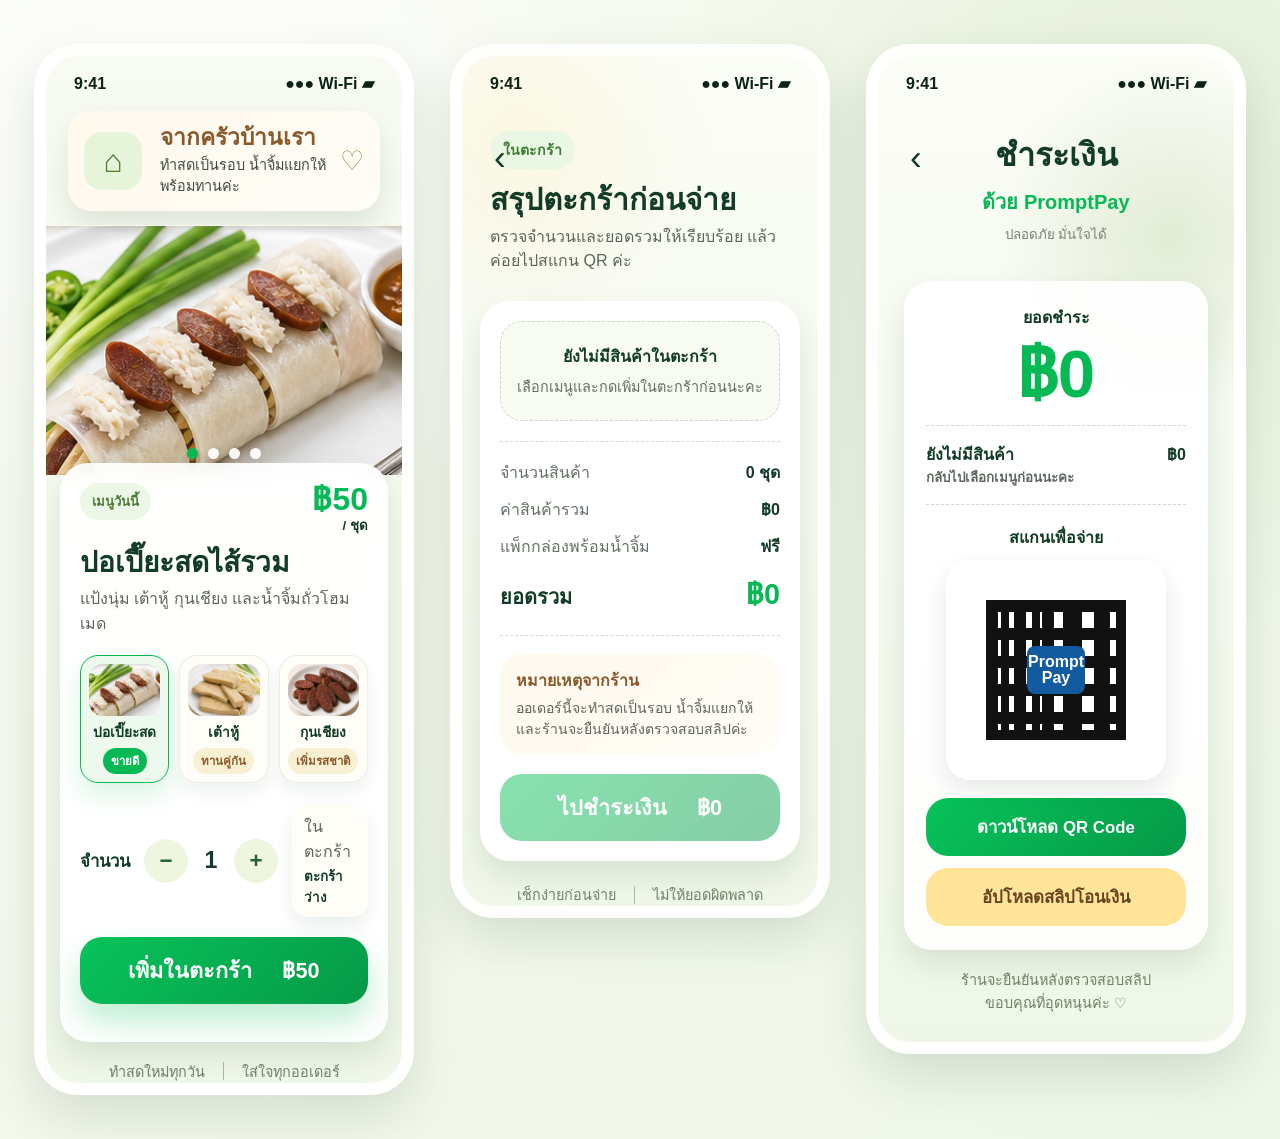
<file: UI_Jun_2026/index.html>
<!DOCTYPE html>
<html lang="th">
<head>
  <meta charset="UTF-8" />
  <meta name="viewport" content="width=device-width, initial-scale=1.0" />
  <title>Home Kitchen Fresh Soft Demo</title>
  <link rel="stylesheet" href="styles.css" />
</head>
<body>
  <main class="app-shell">
    <section class="phone order-screen" aria-label="หน้าสั่งอาหาร">
      <div class="status-bar">
        <span>9:41</span>
        <span>●●●  Wi-Fi  ▰</span>
      </div>

      <div class="owner-note">
        <div class="home-icon" aria-hidden="true">⌂</div>
        <div>
          <h1>จากครัวบ้านเรา</h1>
          <p>ทำสดเป็นรอบ น้ำจิ้มแยกให้ พร้อมทานค่ะ</p>
        </div>
        <span class="heart" aria-hidden="true">♡</span>
      </div>

      <div class="hero-card">
        <img id="heroImage" src="../assets/home-kitchen-spring-roll-hero.png" alt="ปอเปี๊ยะสดไส้รวม" />
        <div class="hero-dots" aria-hidden="true">
          <span class="active"></span>
          <span></span>
          <span></span>
          <span></span>
        </div>
      </div>

      <section class="product-panel">
        <div class="product-heading">
          <span class="badge">เมนูวันนี้</span>
          <div class="price">
            <strong id="productPrice">฿50</strong>
            <small>/ ชุด</small>
          </div>
        </div>

        <h2 id="productName">ปอเปี๊ยะสดไส้รวม</h2>
        <p id="productDesc">แป้งนุ่ม เต้าหู้ กุนเชียง และน้ำจิ้มถั่วโฮมเมด</p>

        <div class="product-tabs" aria-label="เลือกสินค้า">
          <button class="product-tab active" type="button" data-product="roll">
            <img src="../assets/home-kitchen-spring-roll-hero.png" alt="" />
            <span>ปอเปี๊ยะสด</span>
            <small>ขายดี</small>
          </button>
          <button class="product-tab" type="button" data-product="tofu">
            <img src="../Moodboard_Directions/ai_food_demo/tofu_ai_clean.png" alt="" />
            <span>เต้าหู้</span>
            <small>ทานคู่กัน</small>
          </button>
          <button class="product-tab" type="button" data-product="sausage">
            <img src="../Moodboard_Directions/ai_food_demo/chinese_sausage_ai_extra_dry.png" alt="" />
            <span>กุนเชียง</span>
            <small>เพิ่มรสชาติ</small>
          </button>
        </div>

        <div class="quantity-row">
          <span>จำนวน</span>
          <div class="stepper" aria-label="จำนวนสินค้า">
            <button type="button" id="minusBtn" aria-label="ลดจำนวน">−</button>
            <strong id="quantityValue">1</strong>
            <button type="button" id="plusBtn" aria-label="เพิ่มจำนวน">+</button>
          </div>
          <button class="cart-pill" type="button" id="cartButton">
            <span>ในตะกร้า</span>
            <strong id="cartCount">1 รายการ</strong>
          </button>
        </div>

        <button class="primary-cta" type="button" id="checkoutButton">
          <span>เพิ่มในตะกร้า</span>
          <strong id="checkoutTotal">฿50</strong>
        </button>
        <p class="add-feedback" id="addFeedback" aria-live="polite"></p>
      </section>

      <footer class="trust-row">
        <span>ทำสดใหม่ทุกวัน</span>
        <i></i>
        <span>ใส่ใจทุกออเดอร์</span>
      </footer>
    </section>

    <section class="phone basket-screen" aria-label="หน้าสรุปตะกร้า">
      <div class="status-bar">
        <span>9:41</span>
        <span>●●●  Wi-Fi  ▰</span>
      </div>

      <button class="back-button basket-back" type="button" id="basketBackButton" aria-label="กลับไปเมนู">‹</button>

      <header class="basket-header">
        <span class="eyebrow">ในตะกร้า</span>
        <h2>สรุปตะกร้าก่อนจ่าย</h2>
        <p>ตรวจจำนวนและยอดรวมให้เรียบร้อย แล้วค่อยไปสแกน QR ค่ะ</p>
      </header>

      <section class="basket-card">
        <div class="basket-list" id="basketList"></div>
        <div class="empty-basket" id="emptyBasket">
          <strong>ยังไม่มีสินค้าในตะกร้า</strong>
          <p>เลือกเมนูและกดเพิ่มในตะกร้าก่อนนะคะ</p>
        </div>

        <div class="price-breakdown">
          <div>
            <span>จำนวนสินค้า</span>
            <strong id="basketItemCount">0 ชุด</strong>
          </div>
          <div>
            <span>ค่าสินค้ารวม</span>
            <strong id="basketSubtotal">฿50</strong>
          </div>
          <div>
            <span>แพ็กกล่องพร้อมน้ำจิ้ม</span>
            <strong>ฟรี</strong>
          </div>
          <div class="total-row">
            <span>ยอดรวม</span>
            <strong id="basketTotal">฿50</strong>
          </div>
        </div>

        <div class="shop-note">
          <strong>หมายเหตุจากร้าน</strong>
          <p>ออเดอร์นี้จะทำสดเป็นรอบ น้ำจิ้มแยกให้ และร้านจะยืนยันหลังตรวจสอบสลิปค่ะ</p>
        </div>

        <button class="primary-cta basket-cta" type="button" id="payButton">
          <span>ไปชำระเงิน</span>
          <strong id="basketCtaTotal">฿50</strong>
        </button>
      </section>

      <footer class="trust-row basket-trust">
        <span>เช็กง่ายก่อนจ่าย</span>
        <i></i>
        <span>ไม่ให้ยอดผิดพลาด</span>
      </footer>
    </section>

    <section class="phone payment-screen" aria-label="หน้าชำระเงิน">
      <div class="status-bar">
        <span>9:41</span>
        <span>●●●  Wi-Fi  ▰</span>
      </div>

      <button class="back-button" type="button" id="paymentBackButton" aria-label="กลับไปตะกร้า">‹</button>

      <header class="payment-header">
        <h2>ชำระเงิน</h2>
        <p>ด้วย PromptPay</p>
        <small>ปลอดภัย มั่นใจได้</small>
      </header>

      <section class="payment-card">
        <span class="payment-label">ยอดชำระ</span>
        <strong class="payment-total" id="paymentTotal">฿50</strong>

        <div class="payment-items" id="paymentItems" aria-label="รายการสั่งซื้อ"></div>

        <div class="qr-label">สแกนเพื่อจ่าย</div>
        <div class="qr-box" aria-label="QR Code mockup">
          <div class="qr-pattern"></div>
          <span>Prompt<br />Pay</span>
        </div>

        <button class="download-btn" type="button">ดาวน์โหลด QR Code</button>
        <button class="upload-btn" type="button">อัปโหลดสลิปโอนเงิน</button>
      </section>

      <footer class="payment-note">
        ร้านจะยืนยันหลังตรวจสอบสลิป<br />
        ขอบคุณที่อุดหนุนค่ะ ♡
      </footer>
    </section>
  </main>

  <script src="app.js"></script>
</body>
</html>
</file>
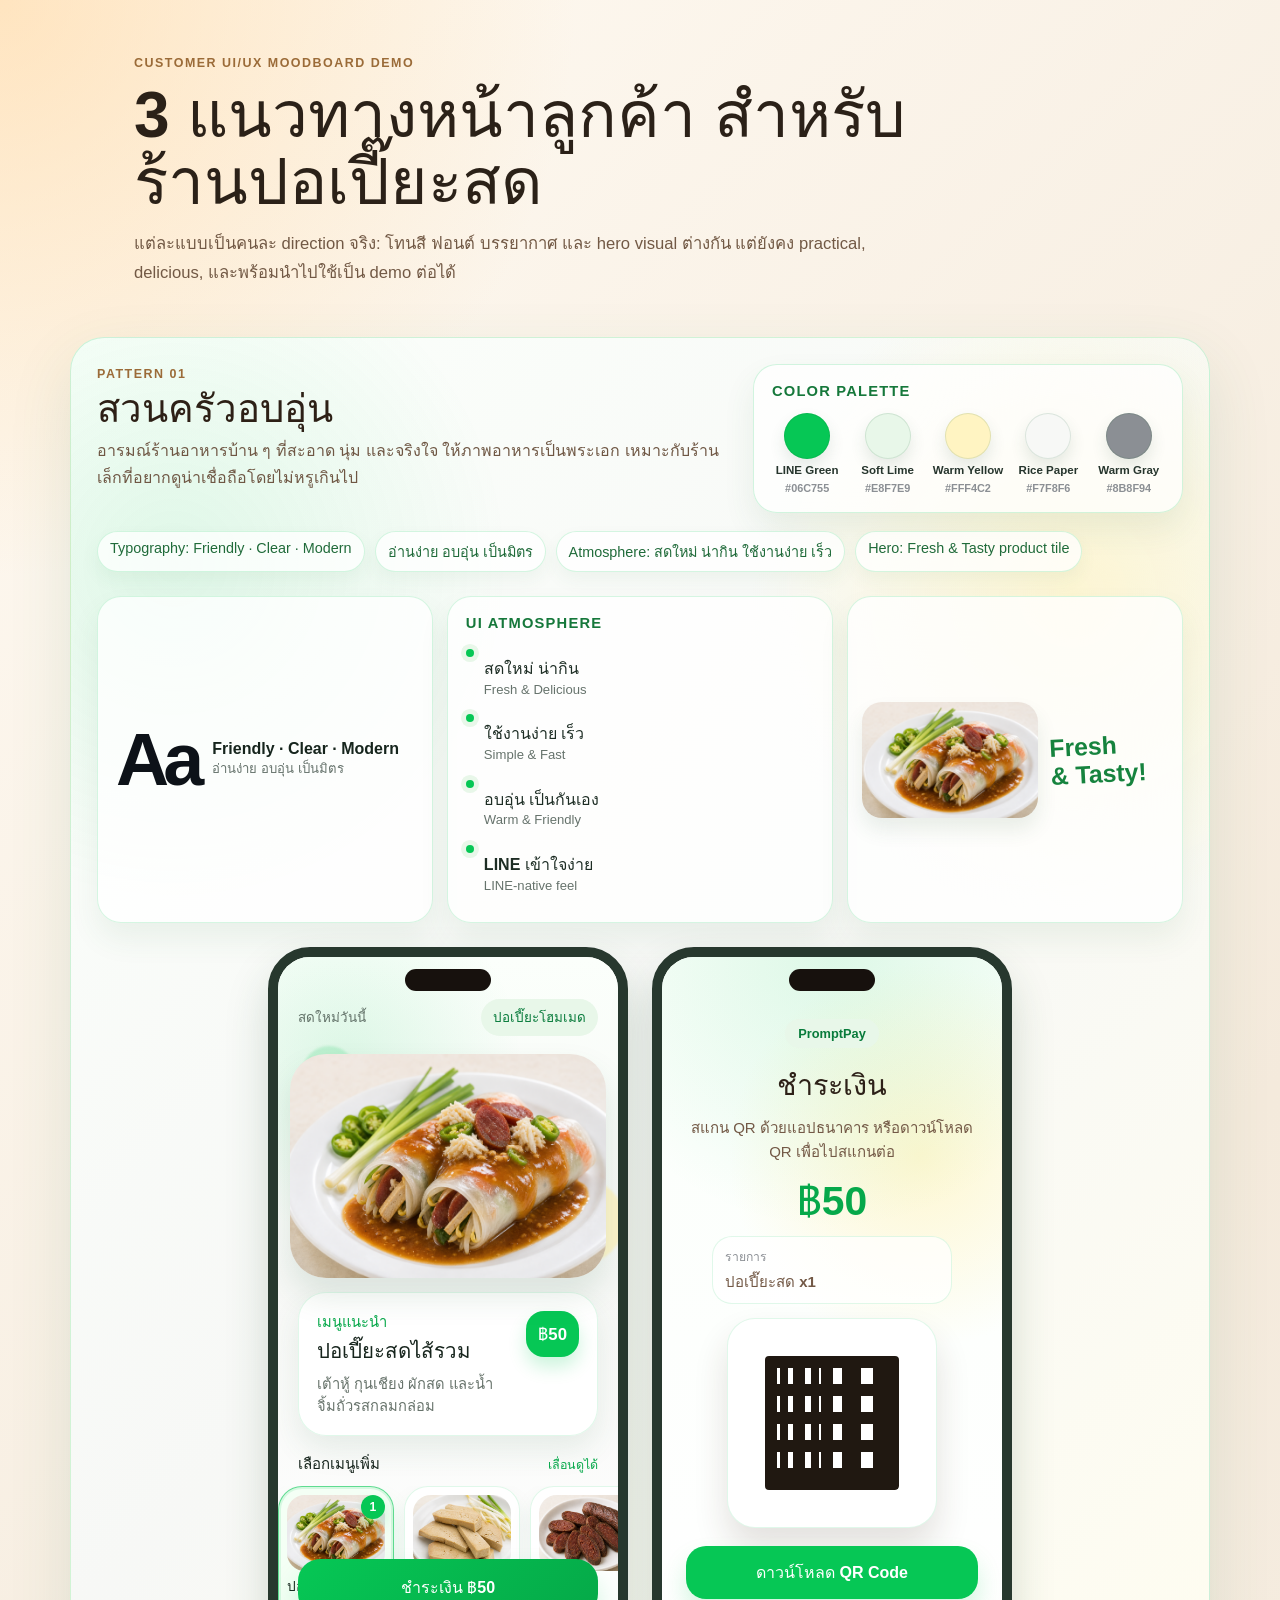
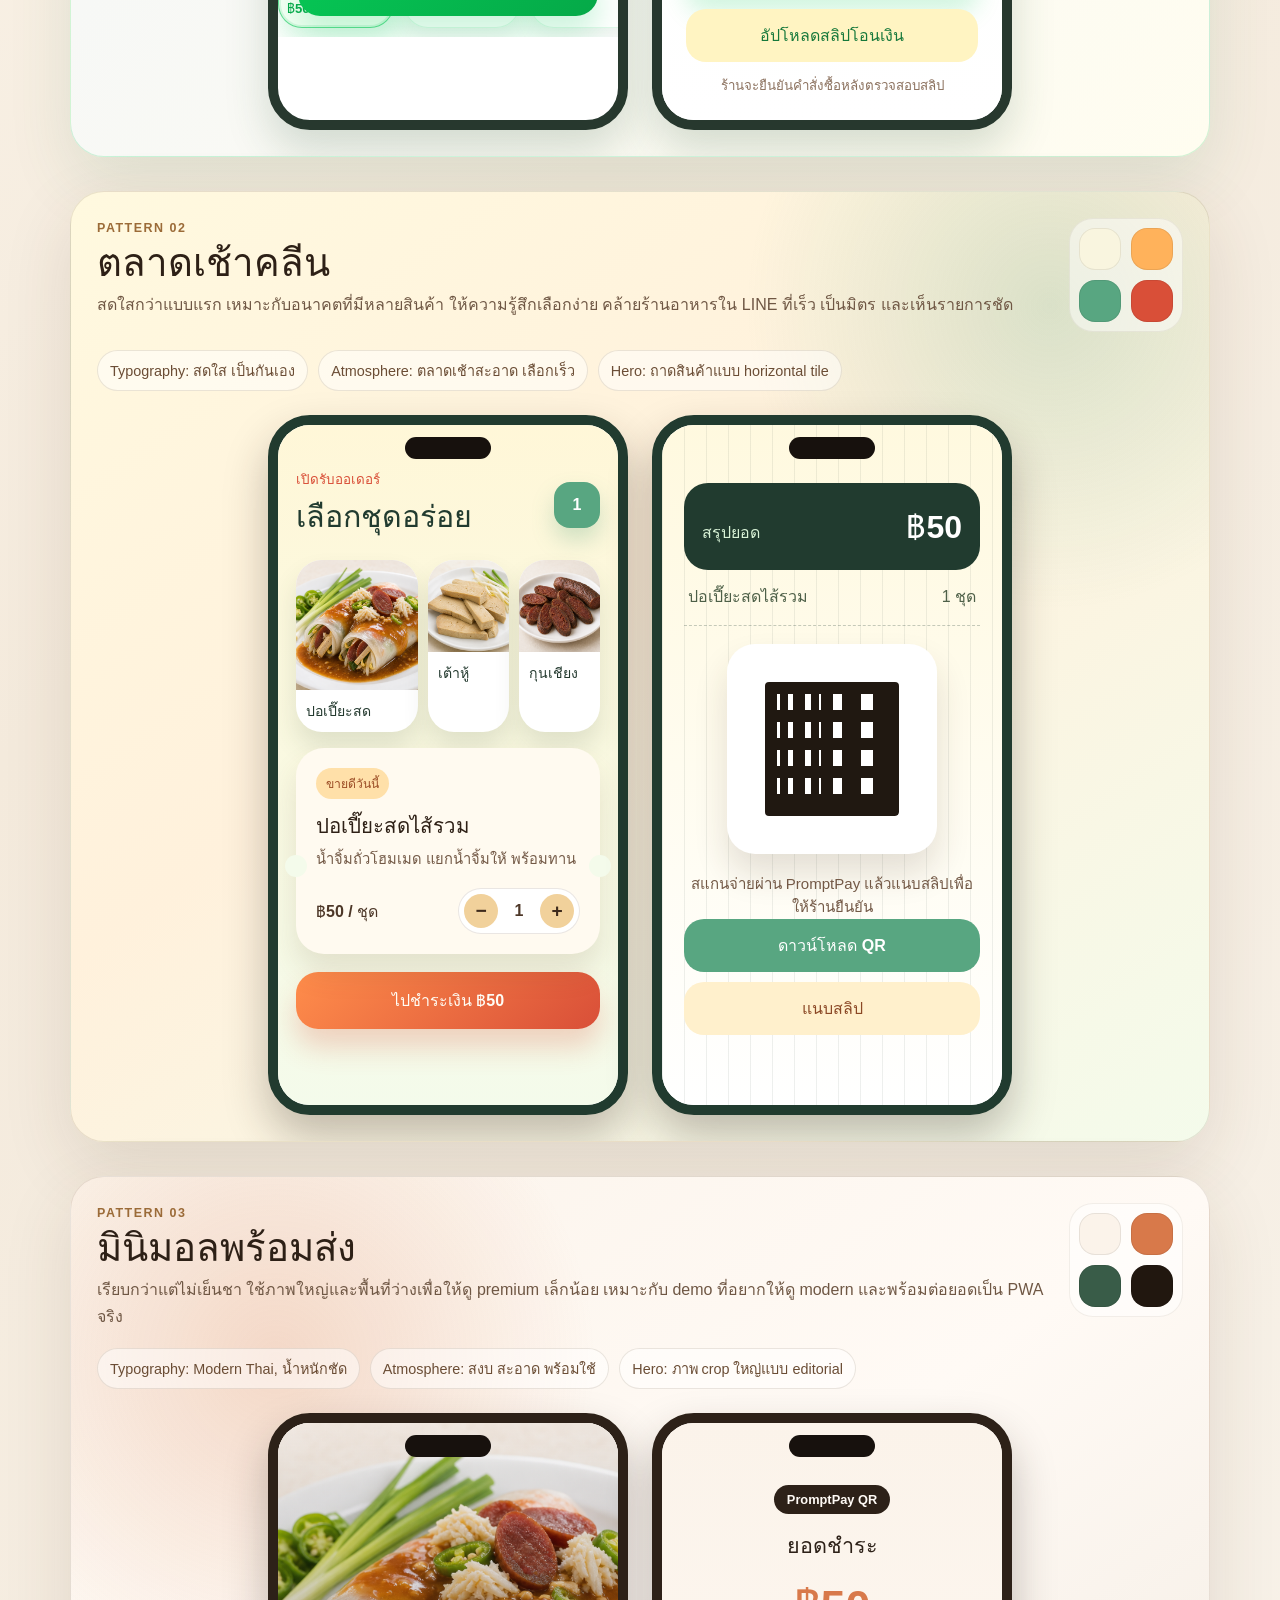
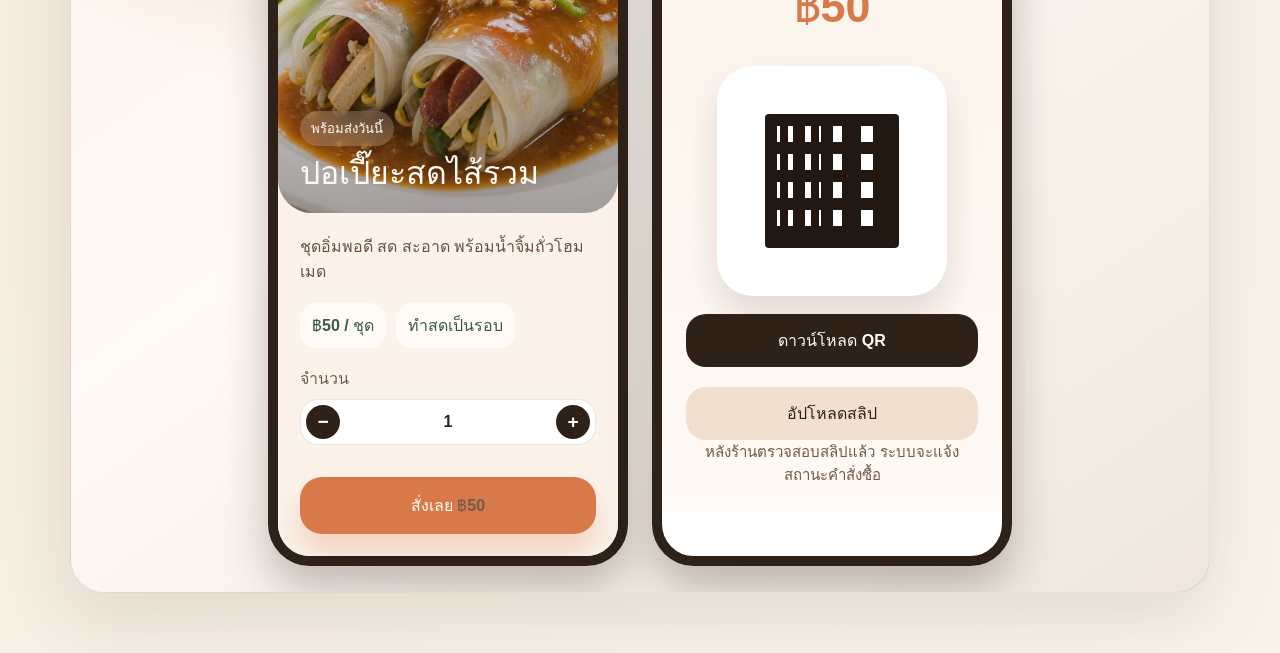
<file: customer-ui-demo.html>
<!DOCTYPE html>
<html lang="th">
<head>
  <meta charset="UTF-8" />
  <meta name="viewport" content="width=device-width, initial-scale=1.0" />
  <title>Customer UI Directions Demo</title>
  <link rel="stylesheet" href="customer-ui-demo.css" />
</head>
<body>
  <header class="demo-hero">
    <div class="demo-hero__eyebrow">Customer UI/UX Moodboard Demo</div>
    <h1>3 แนวทางหน้าลูกค้า สำหรับร้านปอเปี๊ยะสด</h1>
    <p>
      แต่ละแบบเป็นคนละ direction จริง: โทนสี ฟอนต์ บรรยากาศ และ hero visual ต่างกัน
      แต่ยังคง practical, delicious, และพร้อมนำไปใช้เป็น demo ต่อได้
    </p>
  </header>

  <main class="directions">
    <section class="direction direction--garden" data-pattern="garden" data-price="50">
      <div class="direction__intro">
        <div>
          <span class="direction__number">Pattern 01</span>
          <h2>สวนครัวอบอุ่น</h2>
          <p>
            อารมณ์ร้านอาหารบ้าน ๆ ที่สะอาด นุ่ม และจริงใจ ให้ภาพอาหารเป็นพระเอก
            เหมาะกับร้านเล็กที่อยากดูน่าเชื่อถือโดยไม่หรูเกินไป
          </p>
        </div>
        <div class="palette-card palette-card--fresh">
          <h3>Color Palette</h3>
          <div class="palette-list">
            <span>
              <i style="--swatch: #06c755"></i>
              <strong>LINE Green</strong>
              <small>#06C755</small>
            </span>
            <span>
              <i style="--swatch: #e8f7e9"></i>
              <strong>Soft Lime</strong>
              <small>#E8F7E9</small>
            </span>
            <span>
              <i style="--swatch: #fff4c2"></i>
              <strong>Warm Yellow</strong>
              <small>#FFF4C2</small>
            </span>
            <span>
              <i style="--swatch: #f7f8f6"></i>
              <strong>Rice Paper</strong>
              <small>#F7F8F6</small>
            </span>
            <span>
              <i style="--swatch: #8b8f94"></i>
              <strong>Warm Gray</strong>
              <small>#8B8F94</small>
            </span>
          </div>
        </div>
      </div>

      <div class="direction__notes direction__notes--fresh">
        <span>Typography: Friendly · Clear · Modern</span>
        <span>อ่านง่าย อบอุ่น เป็นมิตร</span>
        <span>Atmosphere: สดใหม่ น่ากิน ใช้งานง่าย เร็ว</span>
        <span>Hero: Fresh & Tasty product tile</span>
      </div>

      <div class="fresh-board">
        <div class="fresh-typo-card">
          <span>Aa</span>
          <div>
            <strong>Friendly · Clear · Modern</strong>
            <small>อ่านง่าย อบอุ่น เป็นมิตร</small>
          </div>
        </div>
        <div class="fresh-atmosphere-card">
          <h3>UI Atmosphere</h3>
          <p><b>สดใหม่ น่ากิน</b><small>Fresh & Delicious</small></p>
          <p><b>ใช้งานง่าย เร็ว</b><small>Simple & Fast</small></p>
          <p><b>อบอุ่น เป็นกันเอง</b><small>Warm & Friendly</small></p>
          <p><b>LINE เข้าใจง่าย</b><small>LINE-native feel</small></p>
        </div>
        <div class="fresh-hero-card">
          <img src="Moodboard_Directions/ai_food_demo/fresh_roll_ai_clean.png" alt="Fresh and tasty hero visual" />
          <strong>Fresh<br />&amp; Tasty!</strong>
        </div>
      </div>

      <div class="screens">
        <article class="phone garden-phone">
          <div class="phone__bar"></div>
          <div class="garden-shell">
            <div class="garden-top">
              <span>สดใหม่วันนี้</span>
              <strong>ปอเปี๊ยะโฮมเมด</strong>
            </div>
            <div class="garden-hero garden-hero--shop">
              <img data-garden-hero src="Moodboard_Directions/ai_food_demo/fresh_roll_ai_clean.png" alt="ปอเปี๊ยะสดไส้รวม" />
              <div class="garden-blob garden-blob--one"></div>
              <div class="garden-blob garden-blob--two"></div>
            </div>
            <div class="product-card product-card--garden">
              <div>
                <p class="product-card__label" data-garden-label>เมนูแนะนำ</p>
                <h3 data-garden-title>ปอเปี๊ยะสดไส้รวม</h3>
                <p data-garden-desc>เต้าหู้ กุนเชียง ผักสด และน้ำจิ้มถั่วรสกลมกล่อม</p>
              </div>
              <div class="price-pill" data-garden-price>฿50</div>
            </div>

            <div class="product-slider">
              <div class="section-heading">
                <span>เลือกเมนูเพิ่ม</span>
                <small>เลื่อนดูได้</small>
              </div>
              <div class="product-track" aria-label="เมนูสินค้า">
                <button class="mini-product is-active" type="button" data-product-card data-product-id="roll">
                  <img src="Moodboard_Directions/ai_food_demo/fresh_roll_ai_clean.png" alt="ปอเปี๊ยะสดไส้รวม" />
                  <strong>ปอเปี๊ยะสด</strong>
                  <span>฿50</span>
                  <em data-card-qty="roll">1</em>
                </button>
                <button class="mini-product" type="button" data-product-card data-product-id="tofu">
                  <img src="Moodboard_Directions/ai_food_demo/tofu_ai_clean.png" alt="เต้าหู้" />
                  <strong>เต้าหู้</strong>
                  <span>฿25</span>
                  <em data-card-qty="tofu">0</em>
                </button>
                <button class="mini-product" type="button" data-product-card data-product-id="sausage">
                  <img src="Moodboard_Directions/ai_food_demo/chinese_sausage_ai_extra_dry.png" alt="กุนเชียง" />
                  <strong>กุนเชียง</strong>
                  <span>฿35</span>
                  <em data-card-qty="sausage">0</em>
                </button>
              </div>
            </div>

            <div class="quantity-row">
              <span data-garden-qty-label>จำนวนปอเปี๊ยะสด</span>
              <div class="stepper">
                <button type="button" data-garden-action="minus" aria-label="ลดจำนวน">−</button>
                <strong data-garden-current-quantity>1</strong>
                <button type="button" data-garden-action="plus" aria-label="เพิ่มจำนวน">+</button>
              </div>
            </div>

            <div class="cart-summary">
              <div>
                <span>ตะกร้าของคุณ</span>
                <strong data-garden-cart-count>1 รายการ</strong>
              </div>
              <p data-garden-cart-lines>ปอเปี๊ยะสด x1</p>
            </div>

            <button class="main-cta sticky-cta" type="button">ชำระเงิน <span data-garden-total>฿50</span></button>
          </div>
        </article>

        <article class="phone garden-phone payment-phone">
          <div class="phone__bar"></div>
          <div class="payment-shell payment-shell--garden">
            <span class="payment-badge">PromptPay</span>
            <h3>ชำระเงิน</h3>
            <p>สแกน QR ด้วยแอปธนาคาร หรือดาวน์โหลด QR เพื่อไปสแกนต่อ</p>
            <strong class="payment-total" data-garden-total>฿50</strong>
            <div class="payment-mini-summary">
              <span>รายการ</span>
              <p data-garden-payment-lines>ปอเปี๊ยะสด x1</p>
            </div>
            <div class="qr-card qr-card--garden" aria-label="QR Code mockup">
              <div class="qr-grid"></div>
            </div>
            <button class="download-btn" type="button">ดาวน์โหลด QR Code</button>
            <button class="upload-btn" type="button">อัปโหลดสลิปโอนเงิน</button>
            <small>ร้านจะยืนยันคำสั่งซื้อหลังตรวจสอบสลิป</small>
          </div>
        </article>
      </div>
    </section>

    <section class="direction direction--market" data-pattern="market" data-price="50">
      <div class="direction__intro">
        <div>
          <span class="direction__number">Pattern 02</span>
          <h2>ตลาดเช้าคลีน</h2>
          <p>
            สดใสกว่าแบบแรก เหมาะกับอนาคตที่มีหลายสินค้า ให้ความรู้สึกเลือกง่าย
            คล้ายร้านอาหารใน LINE ที่เร็ว เป็นมิตร และเห็นรายการชัด
          </p>
        </div>
        <div class="moodboard">
          <span style="--swatch: #f9f5df"></span>
          <span style="--swatch: #ffb25b"></span>
          <span style="--swatch: #58a681"></span>
          <span style="--swatch: #d94f38"></span>
        </div>
      </div>

      <div class="direction__notes">
        <span>Typography: สดใส เป็นกันเอง</span>
        <span>Atmosphere: ตลาดเช้าสะอาด เลือกเร็ว</span>
        <span>Hero: ถาดสินค้าแบบ horizontal tile</span>
      </div>

      <div class="screens">
        <article class="phone market-phone">
          <div class="phone__bar"></div>
          <div class="market-shell">
            <div class="market-header">
              <div>
                <span>เปิดรับออเดอร์</span>
                <h3>เลือกชุดอร่อย</h3>
              </div>
              <div class="market-cart">1</div>
            </div>
            <div class="market-strip">
              <div class="market-tile market-tile--big">
                <img src="Moodboard_Directions/ai_food_demo/fresh_roll_ai_clean.png" alt="ปอเปี๊ยะสดไส้รวม" />
                <strong>ปอเปี๊ยะสด</strong>
              </div>
              <div class="market-tile">
                <img src="Moodboard_Directions/ai_food_demo/tofu_ai_clean.png" alt="เต้าหู้" />
                <strong>เต้าหู้</strong>
              </div>
              <div class="market-tile">
                <img src="Moodboard_Directions/ai_food_demo/chinese_sausage_ai_extra_dry.png" alt="กุนเชียง" />
                <strong>กุนเชียง</strong>
              </div>
            </div>
            <div class="ticket-card">
              <span class="ticket-card__tag">ขายดีวันนี้</span>
              <h3>ปอเปี๊ยะสดไส้รวม</h3>
              <p>น้ำจิ้มถั่วโฮมเมด แยกน้ำจิ้มให้ พร้อมทาน</p>
              <div class="ticket-card__meta">
                <strong>฿50 / ชุด</strong>
                <div class="stepper">
                  <button type="button" data-action="minus" aria-label="ลดจำนวน">−</button>
                  <strong data-quantity>1</strong>
                  <button type="button" data-action="plus" aria-label="เพิ่มจำนวน">+</button>
                </div>
              </div>
            </div>
            <button class="main-cta main-cta--market" type="button">ไปชำระเงิน <span data-total>฿50</span></button>
          </div>
        </article>

        <article class="phone market-phone payment-phone">
          <div class="phone__bar"></div>
          <div class="market-payment">
            <div class="receipt-head">
              <span>สรุปยอด</span>
              <strong data-total>฿50</strong>
            </div>
            <div class="receipt-line">
              <span>ปอเปี๊ยะสดไส้รวม</span>
              <span><span data-quantity>1</span> ชุด</span>
            </div>
            <div class="qr-card qr-card--market" aria-label="QR Code mockup">
              <div class="qr-grid"></div>
            </div>
            <p>สแกนจ่ายผ่าน PromptPay แล้วแนบสลิปเพื่อให้ร้านยืนยัน</p>
            <button class="download-btn download-btn--market" type="button">ดาวน์โหลด QR</button>
            <button class="upload-btn upload-btn--market" type="button">แนบสลิป</button>
          </div>
        </article>
      </div>
    </section>

    <section class="direction direction--calm" data-pattern="calm" data-price="50">
      <div class="direction__intro">
        <div>
          <span class="direction__number">Pattern 03</span>
          <h2>มินิมอลพร้อมส่ง</h2>
          <p>
            เรียบกว่าแต่ไม่เย็นชา ใช้ภาพใหญ่และพื้นที่ว่างเพื่อให้ดู premium เล็กน้อย
            เหมาะกับ demo ที่อยากให้ดู modern และพร้อมต่อยอดเป็น PWA จริง
          </p>
        </div>
        <div class="moodboard">
          <span style="--swatch: #fbf3ea"></span>
          <span style="--swatch: #d8794a"></span>
          <span style="--swatch: #395c48"></span>
          <span style="--swatch: #21170f"></span>
        </div>
      </div>

      <div class="direction__notes">
        <span>Typography: Modern Thai, น้ำหนักชัด</span>
        <span>Atmosphere: สงบ สะอาด พร้อมใช้</span>
        <span>Hero: ภาพ crop ใหญ่แบบ editorial</span>
      </div>

      <div class="screens">
        <article class="phone calm-phone">
          <div class="phone__bar"></div>
          <div class="calm-shell">
            <div class="calm-hero">
              <img src="Moodboard_Directions/ai_food_demo/fresh_roll_ai_clean.png" alt="ปอเปี๊ยะสดไส้รวม" />
              <div class="calm-hero__copy">
                <span>พร้อมส่งวันนี้</span>
                <h3>ปอเปี๊ยะสดไส้รวม</h3>
              </div>
            </div>
            <div class="calm-content">
              <p>ชุดอิ่มพอดี สด สะอาด พร้อมน้ำจิ้มถั่วโฮมเมด</p>
              <div class="calm-details">
                <span>฿50 / ชุด</span>
                <span>ทำสดเป็นรอบ</span>
              </div>
              <div class="calm-order">
                <div>
                  <span>จำนวน</span>
                  <div class="stepper stepper--calm">
                    <button type="button" data-action="minus" aria-label="ลดจำนวน">−</button>
                    <strong data-quantity>1</strong>
                    <button type="button" data-action="plus" aria-label="เพิ่มจำนวน">+</button>
                  </div>
                </div>
                <button class="main-cta main-cta--calm" type="button">สั่งเลย <span data-total>฿50</span></button>
              </div>
            </div>
          </div>
        </article>

        <article class="phone calm-phone payment-phone">
          <div class="phone__bar"></div>
          <div class="calm-payment">
            <span class="payment-badge payment-badge--calm">PromptPay QR</span>
            <h3>ยอดชำระ <strong data-total>฿50</strong></h3>
            <div class="qr-card qr-card--calm" aria-label="QR Code mockup">
              <div class="qr-grid"></div>
            </div>
            <div class="calm-payment__actions">
              <button class="download-btn download-btn--calm" type="button">ดาวน์โหลด QR</button>
              <button class="upload-btn upload-btn--calm" type="button">อัปโหลดสลิป</button>
            </div>
            <p>หลังร้านตรวจสอบสลิปแล้ว ระบบจะแจ้งสถานะคำสั่งซื้อ</p>
          </div>
        </article>
      </div>
    </section>
  </main>

  <script src="customer-ui-demo.js"></script>
</body>
</html>
</file>
<file: UI_Jun_2026/styles.css>
:root {
  --soft-lime: #eef7e7;
  --rice-white: #fffdf7;
  --green: #06b954;
  --green-dark: #123b28;
  --leaf: #8fb56a;
  --peanut: #8a5a2c;
  --yellow: #ffe49a;
  --gray: #7d8378;
  --shadow: 0 22px 50px rgba(38, 72, 46, 0.14);
  --card-shadow: 0 14px 30px rgba(42, 67, 39, 0.12);
  font-family: "Leelawadee UI", "Noto Sans Thai", "Segoe UI", sans-serif;
  color: var(--green-dark);
  background: var(--soft-lime);
}

* {
  box-sizing: border-box;
}

body {
  margin: 0;
  min-height: 100vh;
  background:
    radial-gradient(circle at 15% 10%, rgba(255, 255, 255, 0.88), transparent 28rem),
    radial-gradient(circle at 90% 15%, rgba(143, 181, 106, 0.16), transparent 30rem),
    linear-gradient(135deg, #f8fbf2, var(--soft-lime));
}

button {
  border: 0;
  font: inherit;
  cursor: pointer;
}

img {
  display: block;
  width: 100%;
}

.app-shell {
  display: grid;
  grid-template-columns: repeat(3, minmax(300px, 380px));
  gap: 36px;
  justify-content: center;
  align-items: start;
  min-height: 100vh;
  padding: 44px 24px;
}

.phone {
  position: relative;
  overflow: hidden;
  min-height: 780px;
  border: 12px solid rgba(255, 255, 255, 0.92);
  border-radius: 44px;
  background: linear-gradient(180deg, #f8fbf2 0%, #f0f8e9 100%);
  box-shadow: var(--shadow);
}

.status-bar {
  display: flex;
  justify-content: space-between;
  align-items: center;
  padding: 18px 28px 8px;
  color: #0c2217;
  font-weight: 800;
}

.owner-note {
  display: grid;
  grid-template-columns: 62px 1fr auto;
  gap: 14px;
  align-items: center;
  margin: 10px 22px 0;
  border-radius: 24px;
  padding: 14px 16px;
  background: linear-gradient(135deg, #fff9ed, #fffdf7);
  box-shadow: var(--card-shadow);
}

.home-icon {
  display: grid;
  place-items: center;
  width: 58px;
  height: 58px;
  border-radius: 18px;
  background: #e6f4d9;
  color: #4c7e2e;
  font-size: 2rem;
  font-weight: 900;
}

.owner-note h1 {
  margin: 0;
  color: var(--peanut);
  font-size: 1.42rem;
  line-height: 1.12;
}

.owner-note p {
  margin: 5px 0 0;
  color: #3f4d41;
  font-size: 0.9rem;
  line-height: 1.45;
}

.heart {
  color: #7fa559;
  font-size: 1.7rem;
}

.hero-card {
  position: relative;
  margin: 14px 0 0;
  overflow: hidden;
}

.hero-card img {
  height: 250px;
  object-fit: cover;
}

.hero-dots {
  position: absolute;
  left: 50%;
  bottom: 16px;
  display: flex;
  gap: 10px;
  transform: translateX(-50%);
}

.hero-dots span {
  width: 11px;
  height: 11px;
  border-radius: 50%;
  background: rgba(255, 255, 255, 0.95);
  box-shadow: 0 2px 8px rgba(0, 0, 0, 0.08);
}

.hero-dots .active {
  background: var(--green);
}

.product-panel {
  position: relative;
  z-index: 2;
  margin: -12px 14px 0;
  border-radius: 28px;
  padding: 20px 20px 18px;
  background: rgba(255, 255, 255, 0.92);
  box-shadow: var(--card-shadow);
  backdrop-filter: blur(10px);
}

.product-heading {
  display: flex;
  justify-content: space-between;
  gap: 16px;
  align-items: start;
}

.badge {
  border-radius: 999px;
  padding: 8px 12px;
  background: #ecf7e8;
  color: #4a7a34;
  font-size: 0.82rem;
  font-weight: 900;
}

.price {
  display: grid;
  justify-items: end;
  color: var(--green);
}

.price strong {
  font-size: 2rem;
  line-height: 1;
}

.price small {
  color: var(--green-dark);
  font-weight: 700;
}

.product-panel h2 {
  margin: 12px 0 8px;
  color: var(--green-dark);
  font-size: 1.75rem;
  line-height: 1.1;
}

.product-panel p {
  margin: 0;
  color: #5d655e;
  line-height: 1.55;
}

.product-tabs {
  display: grid;
  grid-template-columns: repeat(3, 1fr);
  gap: 10px;
  margin-top: 18px;
}

.product-tab {
  display: grid;
  gap: 5px;
  justify-items: center;
  border: 1px solid rgba(18, 59, 40, 0.08);
  border-radius: 18px;
  padding: 8px;
  background: var(--rice-white);
  color: var(--green-dark);
  box-shadow: 0 9px 18px rgba(18, 59, 40, 0.06);
}

.product-tab.active {
  border-color: var(--green);
  background: #edf9ed;
  box-shadow: 0 12px 24px rgba(6, 185, 84, 0.14);
}

.product-tab img {
  height: 52px;
  border-radius: 14px;
  object-fit: cover;
}

.product-tab span {
  font-size: 0.86rem;
  font-weight: 900;
}

.product-tab small {
  border-radius: 999px;
  padding: 4px 8px;
  background: #f8f0d2;
  color: #8a5a2c;
  font-size: 0.72rem;
  font-weight: 800;
}

.product-tab.active small {
  background: var(--green);
  color: #fff;
}

.quantity-row {
  display: grid;
  grid-template-columns: auto 1fr auto;
  gap: 14px;
  align-items: center;
  margin-top: 22px;
}

.quantity-row > span {
  font-size: 1.05rem;
  font-weight: 900;
}

.stepper {
  justify-self: center;
  display: flex;
  align-items: center;
  gap: 13px;
}

.stepper button {
  display: grid;
  place-items: center;
  width: 44px;
  height: 44px;
  border-radius: 50%;
  background: #eef6df;
  color: #236036;
  font-size: 1.4rem;
  font-weight: 900;
}

.stepper strong {
  min-width: 20px;
  text-align: center;
  font-size: 1.45rem;
}

.cart-pill {
  display: grid;
  gap: 2px;
  border-radius: 16px;
  padding: 9px 12px;
  background: var(--rice-white);
  color: #5a655b;
  text-align: left;
  box-shadow: 0 9px 18px rgba(18, 59, 40, 0.08);
}

.cart-pill strong {
  color: var(--green-dark);
  font-size: 0.84rem;
}

.primary-cta,
.download-btn,
.upload-btn {
  width: 100%;
  border-radius: 22px;
  padding: 16px 18px;
  font-weight: 900;
}

.primary-cta {
  display: flex;
  justify-content: center;
  gap: 30px;
  margin-top: 20px;
  background: linear-gradient(135deg, #08c35a, #059947);
  color: #fff;
  font-size: 1.35rem;
  box-shadow: 0 18px 30px rgba(6, 185, 84, 0.24);
}

.primary-cta:disabled,
.download-btn:disabled,
.upload-btn:disabled {
  cursor: not-allowed;
  opacity: 0.48;
  box-shadow: none;
}

.add-feedback {
  min-height: 20px;
  margin: 10px 0 0;
  color: var(--green);
  text-align: center;
  font-size: 0.9rem;
  font-weight: 900;
}

.trust-row,
.payment-note {
  display: flex;
  justify-content: center;
  align-items: center;
  gap: 18px;
  margin-top: 18px;
  color: #718168;
  font-size: 0.9rem;
  text-align: center;
}

.trust-row i {
  width: 1px;
  height: 18px;
  background: #aabb9d;
}

.basket-screen {
  background:
    radial-gradient(circle at 16% 10%, rgba(255, 228, 154, 0.22), transparent 12rem),
    linear-gradient(180deg, #fbfdf7 0%, #f0f8e9 100%);
}

.basket-header {
  margin: 30px 28px 0;
}

.eyebrow {
  display: inline-flex;
  border-radius: 999px;
  padding: 8px 13px;
  background: #eaf7e4;
  color: #3d7a33;
  font-size: 0.88rem;
  font-weight: 900;
}

.basket-header h2 {
  margin: 14px 0 8px;
  color: var(--green-dark);
  font-size: 1.85rem;
  line-height: 1.15;
}

.basket-header p {
  margin: 0;
  color: #5d665c;
  line-height: 1.5;
}

.basket-card {
  margin: 28px 18px 0;
  border-radius: 30px;
  padding: 20px;
  background: rgba(255, 255, 255, 0.94);
  box-shadow: var(--card-shadow);
}

.basket-list {
  display: grid;
  gap: 14px;
}

.basket-item {
  display: grid;
  grid-template-columns: 72px 1fr;
  gap: 13px;
  align-items: start;
}

.basket-item img {
  width: 72px;
  height: 72px;
  border-radius: 22px;
  object-fit: cover;
  box-shadow: 0 9px 18px rgba(18, 59, 40, 0.1);
}

.basket-item strong {
  color: var(--green-dark);
  font-size: 1.02rem;
}

.basket-item p {
  margin: 4px 0;
  color: #626a61;
  font-size: 0.86rem;
  line-height: 1.4;
}

.basket-item small {
  color: var(--green);
  font-weight: 900;
}

.line-control {
  grid-column: 1 / -1;
  display: flex;
  justify-content: space-between;
  align-items: center;
  gap: 12px;
  border-radius: 18px;
  padding: 8px 10px;
  background: #f7fbf2;
}

.line-qty {
  border-radius: 999px;
  padding: 6px 10px;
  background: #eef7e7;
  color: var(--green-dark);
  font-weight: 900;
}

.line-total {
  color: var(--green);
  font-size: 1rem;
  white-space: nowrap;
}

.empty-basket {
  display: none;
  border: 1px dashed rgba(18, 59, 40, 0.18);
  border-radius: 22px;
  padding: 22px 16px;
  background: #f7fbf2;
  color: #657064;
  text-align: center;
}

.empty-basket.is-visible {
  display: block;
}

.empty-basket strong {
  color: var(--green-dark);
}

.empty-basket p {
  margin: 6px 0 0;
  font-size: 0.9rem;
}

.basket-control {
  display: flex;
  justify-content: space-between;
  align-items: center;
  margin-top: 22px;
  border-radius: 22px;
  padding: 14px 16px;
  background: #f7fbf2;
}

.basket-control > span {
  color: var(--green-dark);
  font-weight: 900;
}

.mini-stepper {
  display: flex;
  align-items: center;
  gap: 12px;
}

.mini-stepper button {
  display: grid;
  place-items: center;
  width: 38px;
  height: 38px;
  border-radius: 50%;
  background: #e6f4d9;
  color: #236036;
  font-size: 1.2rem;
  font-weight: 900;
}

.mini-stepper strong {
  min-width: 22px;
  color: var(--green-dark);
  text-align: center;
  font-size: 1.25rem;
}

.price-breakdown {
  display: grid;
  gap: 12px;
  margin-top: 20px;
  border-top: 1px dashed rgba(18, 59, 40, 0.18);
  border-bottom: 1px dashed rgba(18, 59, 40, 0.18);
  padding: 18px 0;
}

.price-breakdown div {
  display: flex;
  justify-content: space-between;
  gap: 16px;
  color: #657064;
}

.price-breakdown strong {
  color: var(--green-dark);
}

.price-breakdown .total-row {
  align-items: baseline;
  color: var(--green-dark);
  font-size: 1.25rem;
  font-weight: 900;
}

.price-breakdown .total-row strong {
  color: var(--green);
  font-size: 1.8rem;
}

.shop-note {
  margin-top: 18px;
  border-radius: 22px;
  padding: 14px 16px;
  background: linear-gradient(135deg, #fff9ed, #fffdf7);
}

.shop-note strong {
  color: var(--peanut);
}

.shop-note p {
  margin: 5px 0 0;
  color: #5d665c;
  font-size: 0.88rem;
  line-height: 1.5;
}

.basket-cta {
  margin-top: 20px;
}

.basket-back {
  top: 76px;
}

.basket-trust {
  margin-top: 22px;
}

.payment-screen {
  padding-bottom: 28px;
  background:
    radial-gradient(circle at 82% 18%, rgba(143, 181, 106, 0.22), transparent 11rem),
    linear-gradient(180deg, #fbfdf7 0%, #eff8e8 100%);
}

.back-button {
  position: absolute;
  left: 26px;
  top: 80px;
  background: transparent;
  color: var(--green-dark);
  font-size: 2.2rem;
}

.payment-header {
  margin-top: 28px;
  text-align: center;
}

.payment-header h2 {
  margin: 0;
  color: var(--green-dark);
  font-size: 2rem;
}

.payment-header p {
  margin: 6px 0;
  color: var(--green);
  font-size: 1.25rem;
  font-weight: 900;
}

.payment-header small {
  color: #788276;
}

.payment-card {
  margin: 36px 26px 0;
  border-radius: 28px;
  padding: 24px 22px;
  background: rgba(255, 255, 255, 0.92);
  box-shadow: var(--card-shadow);
}

.payment-label,
.qr-label {
  display: block;
  color: var(--green-dark);
  text-align: center;
  font-weight: 900;
}

.payment-total {
  display: block;
  margin: 10px 0 18px;
  color: var(--green);
  text-align: center;
  font-size: 4.2rem;
  line-height: 1;
}

.payment-items {
  display: grid;
  gap: 12px;
  border-top: 1px dashed rgba(18, 59, 40, 0.2);
  border-bottom: 1px dashed rgba(18, 59, 40, 0.2);
  padding: 16px 0;
}

.payment-line {
  display: flex;
  justify-content: space-between;
  gap: 14px;
}

.payment-line span {
  display: block;
  color: var(--green-dark);
  font-weight: 900;
}

.payment-line small {
  color: #5e675f;
  font-weight: 800;
}

.payment-line strong {
  color: var(--green-dark);
}

.summary-line {
  display: flex;
  justify-content: space-between;
  gap: 14px;
  border-top: 1px dashed rgba(18, 59, 40, 0.2);
  border-bottom: 1px dashed rgba(18, 59, 40, 0.2);
  padding: 16px 0;
}

.summary-line span {
  color: #5e675f;
  font-weight: 800;
}

.summary-line p {
  margin: 6px 0 0;
  color: var(--green-dark);
  font-weight: 900;
}

.summary-line strong {
  align-self: center;
}

.qr-label {
  margin: 20px 0 10px;
}

.qr-box {
  position: relative;
  display: grid;
  place-items: center;
  width: 220px;
  height: 220px;
  margin: 0 auto 18px;
  border-radius: 24px;
  background: #fff;
  box-shadow: 0 10px 24px rgba(18, 59, 40, 0.1);
}

.qr-pattern {
  width: 160px;
  height: 160px;
  border: 10px solid #fff;
  border-radius: 8px;
  background:
    linear-gradient(90deg, #111 12px, transparent 12px) 0 0 / 28px 28px,
    linear-gradient(#111 12px, transparent 12px) 0 0 / 28px 28px,
    linear-gradient(90deg, transparent 8px, #111 8px 16px, transparent 16px) 7px 7px / 31px 31px,
    #fff;
  box-shadow: inset 0 0 0 10px #111;
}

.qr-box span {
  position: absolute;
  display: grid;
  place-items: center;
  width: 58px;
  height: 48px;
  border-radius: 8px;
  background: #135b9f;
  color: #fff;
  font-weight: 900;
  line-height: 1;
  text-align: center;
}

.download-btn {
  background: linear-gradient(135deg, #08c35a, #059947);
  color: #fff;
  font-size: 1.05rem;
}

.upload-btn {
  margin-top: 12px;
  background: var(--yellow);
  color: #65451e;
  font-size: 1.05rem;
}

@media (max-width: 1220px) {
  .app-shell {
    grid-template-columns: repeat(2, minmax(320px, 390px));
    gap: 34px;
  }
}

@media (max-width: 860px) {
  .app-shell {
    grid-template-columns: minmax(320px, 390px);
    gap: 34px;
  }
}

@media (max-width: 430px) {
  .app-shell {
    padding: 18px 10px;
  }

  .phone {
    border-width: 8px;
    border-radius: 34px;
  }
}
</file>
<file: customer-ui-demo.css>
:root {
  color: #2b2118;
  background: #f5eee5;
  font-family: "Leelawadee UI", "Noto Sans Thai", "Segoe UI", sans-serif;
  font-synthesis: none;
  text-rendering: optimizeLegibility;
}

* {
  box-sizing: border-box;
}

body {
  margin: 0;
  min-height: 100vh;
  background:
    radial-gradient(circle at top left, rgba(255, 211, 151, 0.55), transparent 36rem),
    linear-gradient(135deg, #fffaf2 0%, #f4eadc 46%, #f8f3eb 100%);
}

button {
  border: 0;
  font: inherit;
  cursor: pointer;
}

img {
  display: block;
  width: 100%;
}

.demo-hero {
  max-width: 1060px;
  margin: 0 auto;
  padding: 56px 24px 28px;
}

.demo-hero__eyebrow,
.direction__number {
  color: #9b6b38;
  font-size: 0.78rem;
  font-weight: 800;
  letter-spacing: 0.12em;
  text-transform: uppercase;
}

.demo-hero h1 {
  max-width: 780px;
  margin: 12px 0 14px;
  color: #2b2118;
  font-size: clamp(2.1rem, 5vw, 4.2rem);
  line-height: 1.05;
}

.demo-hero p {
  max-width: 780px;
  margin: 0;
  color: #725945;
  font-size: 1.04rem;
  line-height: 1.7;
}

.directions {
  display: grid;
  gap: 34px;
  max-width: 1180px;
  margin: 0 auto;
  padding: 22px 20px 60px;
}

.direction {
  overflow: hidden;
  border: 1px solid rgba(87, 58, 32, 0.12);
  border-radius: 34px;
  padding: 26px;
  box-shadow: 0 24px 70px rgba(77, 49, 25, 0.12);
}

.direction--garden {
  background:
    radial-gradient(circle at 9% 16%, rgba(6, 199, 85, 0.11), transparent 21rem),
    radial-gradient(circle at 88% 18%, rgba(255, 244, 194, 0.68), transparent 20rem),
    linear-gradient(135deg, #fbfffb, #f7f8f6 50%, #fffdf0);
  border-color: rgba(6, 199, 85, 0.18);
  box-shadow: 0 24px 64px rgba(53, 118, 73, 0.12);
}

.direction--market {
  background:
    radial-gradient(circle at 86% 12%, rgba(88, 166, 129, 0.22), transparent 19rem),
    linear-gradient(145deg, #fff9df, #fff1dc 44%, #f4fbeb);
}

.direction--calm {
  background:
    radial-gradient(circle at 18% 18%, rgba(216, 121, 74, 0.24), transparent 20rem),
    linear-gradient(145deg, #fbf3ea, #fffaf5 45%, #efe7dc);
}

.direction__intro {
  display: grid;
  grid-template-columns: minmax(0, 1fr) auto;
  gap: 24px;
  align-items: start;
}

.direction h2 {
  margin: 6px 0 8px;
  color: #2d2016;
  font-size: clamp(1.7rem, 3vw, 2.55rem);
  line-height: 1.1;
}

.direction p {
  margin: 0;
  color: #6f5744;
  line-height: 1.65;
}

.moodboard {
  display: grid;
  grid-template-columns: repeat(2, 42px);
  gap: 10px;
  padding: 10px;
  border-radius: 24px;
  background: rgba(255, 255, 255, 0.48);
  box-shadow: inset 0 0 0 1px rgba(93, 62, 31, 0.08);
}

.moodboard span {
  width: 42px;
  height: 42px;
  border-radius: 16px;
  background: var(--swatch);
  box-shadow: inset 0 0 0 1px rgba(0, 0, 0, 0.08);
}

.palette-card {
  width: min(100%, 430px);
  border: 1px solid rgba(6, 199, 85, 0.18);
  border-radius: 24px;
  padding: 18px;
  background: rgba(255, 255, 255, 0.74);
  box-shadow: 0 16px 32px rgba(50, 107, 67, 0.09);
}

.palette-card h3 {
  margin: 0 0 14px;
  color: #16783b;
  font-size: 0.92rem;
  letter-spacing: 0.08em;
  text-transform: uppercase;
}

.palette-list {
  display: grid;
  grid-template-columns: repeat(5, minmax(54px, 1fr));
  gap: 10px;
}

.palette-list span {
  display: grid;
  gap: 5px;
  justify-items: center;
  color: #26352d;
  text-align: center;
}

.palette-list i {
  width: 46px;
  height: 46px;
  border-radius: 50%;
  background: var(--swatch);
  box-shadow:
    inset 0 0 0 1px rgba(23, 91, 43, 0.12),
    0 8px 16px rgba(52, 90, 63, 0.12);
}

.palette-list strong {
  font-size: 0.72rem;
  line-height: 1.15;
}

.palette-list small {
  color: #8b8f94;
  font-size: 0.68rem;
  font-weight: 800;
}

.direction__notes {
  display: flex;
  flex-wrap: wrap;
  gap: 10px;
  margin: 18px 0 24px;
}

.direction__notes span {
  border: 1px solid rgba(86, 56, 28, 0.12);
  border-radius: 999px;
  padding: 8px 12px;
  background: rgba(255, 255, 255, 0.5);
  color: #6b4d35;
  font-size: 0.9rem;
}

.direction__notes--fresh span {
  border-color: rgba(6, 199, 85, 0.17);
  background: rgba(255, 255, 255, 0.76);
  color: #206b3a;
  box-shadow: 0 8px 18px rgba(44, 117, 65, 0.06);
}

.fresh-board {
  display: grid;
  grid-template-columns: 1fr 1.15fr 1fr;
  gap: 14px;
  margin: 0 0 24px;
}

.fresh-typo-card,
.fresh-atmosphere-card,
.fresh-hero-card {
  border: 1px solid rgba(6, 199, 85, 0.16);
  border-radius: 24px;
  background: rgba(255, 255, 255, 0.78);
  box-shadow: 0 16px 30px rgba(48, 112, 66, 0.08);
}

.fresh-typo-card {
  display: flex;
  gap: 14px;
  align-items: center;
  padding: 18px;
}

.fresh-typo-card > span {
  color: #0d1218;
  font-family: "Segoe UI", "Noto Sans Thai", sans-serif;
  font-size: 4.6rem;
  font-weight: 900;
  letter-spacing: -0.08em;
  line-height: 0.9;
}

.fresh-typo-card strong {
  display: block;
  color: #16251d;
  font-size: 1rem;
}

.fresh-typo-card small,
.fresh-atmosphere-card small {
  display: block;
  color: #66736c;
  font-size: 0.82rem;
}

.fresh-atmosphere-card {
  padding: 18px;
}

.fresh-atmosphere-card h3 {
  margin: 0 0 12px;
  color: #16783b;
  font-size: 0.92rem;
  letter-spacing: 0.08em;
  text-transform: uppercase;
}

.fresh-atmosphere-card p {
  display: grid;
  gap: 1px;
  margin: 0 0 10px;
  padding-left: 18px;
  color: #1d2d24;
  line-height: 1.35;
}

.fresh-atmosphere-card p::before {
  content: "";
  width: 8px;
  height: 8px;
  margin: 6px 0 0 -18px;
  border-radius: 50%;
  background: #06c755;
  box-shadow: 0 0 0 5px #e8f7e9;
  grid-row: 1 / span 2;
}

.fresh-hero-card {
  display: grid;
  grid-template-columns: 1.2fr 0.8fr;
  gap: 12px;
  align-items: center;
  padding: 14px;
}

.fresh-hero-card img {
  height: 116px;
  border-radius: 20px;
  object-fit: cover;
  box-shadow: 0 12px 20px rgba(46, 102, 62, 0.1);
}

.fresh-hero-card strong {
  color: #16833e;
  font-family: "Segoe Print", "Leelawadee UI", sans-serif;
  font-size: 1.55rem;
  line-height: 1.12;
  transform: rotate(-3deg);
}

.screens {
  display: grid;
  grid-template-columns: repeat(2, minmax(280px, 360px));
  justify-content: center;
  gap: 24px;
}

.phone {
  position: relative;
  min-height: 680px;
  overflow: hidden;
  border: 10px solid #201811;
  border-radius: 42px;
  background: #fff;
  box-shadow: 0 22px 44px rgba(43, 33, 24, 0.28);
}

.garden-phone {
  border-color: #27382e;
  box-shadow: 0 22px 44px rgba(38, 84, 52, 0.18);
}

.phone__bar {
  position: absolute;
  z-index: 5;
  top: 12px;
  left: 50%;
  width: 86px;
  height: 22px;
  border-radius: 999px;
  background: #17110d;
  transform: translateX(-50%);
}

.garden-shell {
  height: 680px;
  min-height: 680px;
  padding: 42px 20px 22px;
  overflow-y: auto;
  background:
    radial-gradient(circle at 20% 15%, rgba(6, 199, 85, 0.12), transparent 11rem),
    linear-gradient(180deg, #fbfffb 0%, #f7f8f6 48%, #ffffff 100%);
  scrollbar-width: none;
}

.garden-shell::-webkit-scrollbar {
  display: none;
}

.garden-top {
  display: flex;
  justify-content: space-between;
  gap: 16px;
  align-items: center;
  color: #617067;
  font-size: 0.84rem;
}

.garden-top strong {
  border-radius: 999px;
  padding: 8px 12px;
  background: #e8f7e9;
  color: #087b3b;
}

.garden-hero {
  position: relative;
  margin: 18px -8px 8px;
  min-height: 260px;
}

.garden-hero--shop {
  min-height: 230px;
}

.garden-hero img {
  position: relative;
  z-index: 2;
  height: 250px;
  border-radius: 36px;
  object-fit: cover;
  box-shadow: 0 18px 32px rgba(42, 98, 58, 0.13);
}

.garden-hero--shop img {
  height: 224px;
}

.garden-blob {
  position: absolute;
  border-radius: 999px;
  filter: blur(1px);
}

.garden-blob--one {
  right: -18px;
  bottom: 20px;
  width: 86px;
  height: 86px;
  background: rgba(255, 244, 194, 0.82);
}

.garden-blob--two {
  left: 12px;
  top: -8px;
  width: 54px;
  height: 54px;
  background: rgba(6, 199, 85, 0.16);
}

.product-card {
  display: flex;
  gap: 16px;
  justify-content: space-between;
  align-items: flex-start;
  border-radius: 28px;
  padding: 18px;
  background: rgba(255, 255, 255, 0.82);
  box-shadow: 0 16px 34px rgba(92, 61, 33, 0.12);
}

.product-card__label {
  margin: 0 0 4px;
  color: #8f6739;
  font-size: 0.8rem;
  font-weight: 800;
}

.product-card h3,
.ticket-card h3 {
  margin: 0 0 6px;
  color: #2e2016;
  font-size: 1.28rem;
}

.product-card p,
.ticket-card p {
  color: #735946;
  font-size: 0.92rem;
  line-height: 1.5;
}

.product-card--garden {
  border: 1px solid rgba(6, 199, 85, 0.12);
  background: rgba(255, 255, 255, 0.9);
  box-shadow: 0 14px 30px rgba(52, 106, 67, 0.1);
}

.product-card--garden .product-card__label {
  color: #06a84a;
}

.product-card--garden h3 {
  color: #17251d;
}

.product-card--garden p {
  color: #67736b;
}

.product-card--garden .price-pill {
  background: #06c755;
  color: #ffffff;
  box-shadow: 0 10px 18px rgba(6, 199, 85, 0.2);
}

.price-pill {
  flex: 0 0 auto;
  border-radius: 18px;
  padding: 10px 12px;
  background: #633d24;
  color: #fff8ea;
  font-size: 1.05rem;
  font-weight: 900;
}

.quantity-row,
.ticket-card__meta {
  display: flex;
  justify-content: space-between;
  align-items: center;
  gap: 14px;
  margin-top: 18px;
  color: #4d3728;
  font-weight: 800;
}

.stepper {
  display: inline-flex;
  align-items: center;
  gap: 10px;
  border-radius: 999px;
  padding: 6px;
  background: #fff;
  box-shadow: inset 0 0 0 1px rgba(80, 54, 30, 0.12);
}

.stepper button {
  width: 34px;
  height: 34px;
  border-radius: 50%;
  background: #f1d19b;
  color: #3d2a1c;
  font-size: 1.2rem;
  font-weight: 900;
}

.garden-shell .quantity-row {
  color: #26352d;
}

.garden-shell .stepper {
  background: #f7f8f6;
  box-shadow: inset 0 0 0 1px rgba(6, 199, 85, 0.12);
}

.garden-shell .stepper button {
  background: #fff4c2;
  color: #16783b;
}

.stepper strong {
  min-width: 22px;
  text-align: center;
}

.main-cta {
  width: 100%;
  margin-top: 18px;
  border-radius: 22px;
  padding: 16px 18px;
  background: linear-gradient(135deg, #6f803d, #425c2c);
  color: #fffdf5;
  font-size: 1rem;
  font-weight: 900;
  box-shadow: 0 18px 28px rgba(66, 92, 44, 0.25);
}

.garden-shell .main-cta {
  background: linear-gradient(135deg, #06c755, #05a948);
  color: #ffffff;
  box-shadow: 0 18px 30px rgba(6, 199, 85, 0.2);
}

.section-heading {
  display: flex;
  justify-content: space-between;
  align-items: baseline;
  gap: 12px;
  margin: 16px 0 10px;
}

.section-heading span {
  color: #17251d;
  font-size: 0.94rem;
  font-weight: 900;
}

.section-heading small {
  color: #06a84a;
  font-size: 0.78rem;
  font-weight: 900;
}

.product-track {
  display: flex;
  gap: 10px;
  margin: 0 -20px;
  padding: 0 20px 10px;
  overflow-x: auto;
  scroll-snap-type: x mandatory;
  scrollbar-width: none;
}

.product-track::-webkit-scrollbar {
  display: none;
}

.mini-product {
  position: relative;
  flex: 0 0 116px;
  overflow: hidden;
  border: 1px solid rgba(6, 199, 85, 0.12);
  border-radius: 24px;
  padding: 8px;
  background: rgba(255, 255, 255, 0.88);
  color: #17251d;
  text-align: left;
  scroll-snap-align: start;
  box-shadow: 0 12px 22px rgba(42, 98, 58, 0.08);
}

.mini-product.is-active {
  border-color: rgba(6, 199, 85, 0.62);
  background: #f4fff5;
  box-shadow:
    0 16px 24px rgba(6, 199, 85, 0.12),
    inset 0 0 0 2px rgba(6, 199, 85, 0.12);
}

.mini-product img {
  height: 76px;
  border-radius: 18px;
  object-fit: cover;
}

.mini-product strong,
.mini-product span {
  display: block;
}

.mini-product strong {
  margin-top: 8px;
  font-size: 0.86rem;
  line-height: 1.18;
}

.mini-product span {
  margin-top: 3px;
  color: #06a84a;
  font-size: 0.82rem;
  font-weight: 900;
}

.mini-product em {
  position: absolute;
  top: 8px;
  right: 8px;
  display: grid;
  place-items: center;
  min-width: 24px;
  height: 24px;
  border-radius: 999px;
  background: #06c755;
  color: #fff;
  font-size: 0.76rem;
  font-style: normal;
  font-weight: 900;
  box-shadow: 0 8px 14px rgba(6, 199, 85, 0.22);
}

.mini-product:not(.has-qty) em {
  opacity: 0;
}

.cart-summary {
  display: grid;
  gap: 8px;
  margin: 16px 0 14px;
  border: 1px solid rgba(6, 199, 85, 0.12);
  border-radius: 24px;
  padding: 14px;
  background: rgba(255, 255, 255, 0.72);
  box-shadow: 0 12px 22px rgba(42, 98, 58, 0.08);
}

.cart-summary > div {
  display: flex;
  justify-content: space-between;
  gap: 12px;
  color: #17251d;
  font-weight: 900;
}

.cart-summary span {
  color: #617067;
}

.cart-summary p {
  margin: 0;
  color: #06a84a;
  font-size: 0.9rem;
  font-weight: 900;
  line-height: 1.45;
}

.sticky-cta {
  position: sticky;
  bottom: 0;
  z-index: 4;
}

.payment-mini-summary {
  display: grid;
  gap: 4px;
  width: min(100%, 240px);
  margin: 0 auto 14px;
  border: 1px solid rgba(6, 199, 85, 0.12);
  border-radius: 20px;
  padding: 10px 12px;
  background: rgba(255, 255, 255, 0.72);
  color: #17251d;
  text-align: left;
}

.payment-mini-summary span {
  color: #8b8f94;
  font-size: 0.76rem;
  font-weight: 900;
}

.payment-mini-summary p {
  margin: 0;
  color: #06a84a;
  font-size: 0.86rem;
  font-weight: 900;
  line-height: 1.35;
}

.payment-shell {
  min-height: 680px;
  padding: 62px 24px 24px;
  text-align: center;
}

.payment-shell--garden {
  background:
    radial-gradient(circle at top, rgba(6, 199, 85, 0.12), transparent 17rem),
    radial-gradient(circle at 76% 26%, rgba(255, 244, 194, 0.74), transparent 12rem),
    linear-gradient(180deg, #fbfffb, #ffffff);
}

.payment-shell--garden .payment-badge {
  background: #e8f7e9;
  color: #087b3b;
}

.payment-shell--garden h3 {
  color: #17251d;
}

.payment-shell--garden p {
  color: #617067;
}

.payment-shell--garden .payment-total {
  color: #06a84a;
}

.qr-card--garden {
  border: 1px solid rgba(6, 199, 85, 0.12);
  background: #ffffff;
  box-shadow: 0 18px 32px rgba(42, 98, 58, 0.12);
}

.payment-shell--garden .download-btn {
  background: #06c755;
  color: #ffffff;
  box-shadow: 0 14px 24px rgba(6, 199, 85, 0.18);
}

.payment-shell--garden .upload-btn {
  background: #fff4c2;
  color: #16783b;
}

.payment-shell--garden small {
  color: #8b8f94;
}

.payment-badge {
  display: inline-flex;
  border-radius: 999px;
  padding: 7px 13px;
  background: #edf3df;
  color: #60743b;
  font-size: 0.8rem;
  font-weight: 900;
}

.payment-shell h3,
.calm-payment h3 {
  margin: 14px 0 8px;
  color: #2d2118;
  font-size: 1.8rem;
}

.payment-shell p,
.market-payment p,
.calm-payment p {
  color: #735946;
  font-size: 0.94rem;
  line-height: 1.55;
}

.payment-total {
  display: block;
  margin: 18px 0 14px;
  color: #633d24;
  font-size: 2.55rem;
  line-height: 1;
}

.qr-card {
  display: grid;
  place-items: center;
  width: 210px;
  height: 210px;
  margin: 0 auto 18px;
  border-radius: 28px;
  background: #fff;
  box-shadow: 0 20px 34px rgba(61, 42, 28, 0.14);
}

.qr-grid {
  width: 154px;
  height: 154px;
  border: 10px solid #fff;
  border-radius: 14px;
  background:
    linear-gradient(90deg, #201811 12px, transparent 12px) 0 0 / 28px 28px,
    linear-gradient(#201811 12px, transparent 12px) 0 0 / 28px 28px,
    linear-gradient(90deg, transparent 8px, #201811 8px 16px, transparent 16px) 7px 7px / 31px 31px,
    #fff;
  box-shadow: inset 0 0 0 12px #201811;
}

.download-btn,
.upload-btn {
  width: 100%;
  border-radius: 20px;
  padding: 14px 16px;
  font-weight: 900;
}

.download-btn {
  background: #633d24;
  color: #fff8ea;
}

.upload-btn {
  margin-top: 10px;
  background: #f3e3ca;
  color: #513722;
}

.payment-shell small {
  display: block;
  margin-top: 14px;
  color: #8c725f;
  line-height: 1.5;
}

.market-phone {
  border-color: #213b2f;
}

.market-shell {
  min-height: 680px;
  padding: 44px 18px 20px;
  background: linear-gradient(180deg, #fff7d8 0%, #f4fbeb 100%);
}

.market-header {
  display: flex;
  justify-content: space-between;
  align-items: center;
  gap: 18px;
}

.market-header span {
  color: #d94f38;
  font-size: 0.84rem;
  font-weight: 900;
}

.market-header h3 {
  margin: 2px 0 0;
  color: #213b2f;
  font-size: 1.9rem;
}

.market-cart {
  display: grid;
  place-items: center;
  width: 46px;
  height: 46px;
  border-radius: 16px;
  background: #58a681;
  color: #fff;
  font-weight: 900;
  box-shadow: 0 12px 22px rgba(88, 166, 129, 0.28);
}

.market-strip {
  display: grid;
  grid-template-columns: 1.2fr 0.8fr 0.8fr;
  gap: 10px;
  margin: 20px 0 16px;
}

.market-tile {
  overflow: hidden;
  min-height: 142px;
  border-radius: 26px;
  background: #fff;
  box-shadow: 0 16px 26px rgba(61, 85, 54, 0.14);
}

.market-tile img {
  height: 92px;
  object-fit: cover;
}

.market-tile--big img {
  height: 130px;
}

.market-tile strong {
  display: block;
  padding: 10px;
  color: #243a2f;
  font-size: 0.88rem;
}

.ticket-card {
  position: relative;
  border-radius: 28px;
  padding: 20px;
  background: #fffaf0;
  box-shadow: 0 18px 30px rgba(106, 80, 39, 0.14);
}

.ticket-card::before,
.ticket-card::after {
  content: "";
  position: absolute;
  top: 52%;
  width: 22px;
  height: 22px;
  border-radius: 50%;
  background: #f4fbeb;
}

.ticket-card::before {
  left: -11px;
}

.ticket-card::after {
  right: -11px;
}

.ticket-card__tag {
  display: inline-flex;
  margin-bottom: 10px;
  border-radius: 999px;
  padding: 6px 10px;
  background: #ffe0a9;
  color: #9a4b24;
  font-size: 0.76rem;
  font-weight: 900;
}

.main-cta--market {
  background: linear-gradient(135deg, #ff8d4b, #d94f38);
  box-shadow: 0 18px 28px rgba(217, 79, 56, 0.24);
}

.market-payment {
  min-height: 680px;
  padding: 58px 22px 22px;
  background:
    linear-gradient(90deg, rgba(33, 59, 47, 0.08) 1px, transparent 1px) 0 0 / 22px 22px,
    linear-gradient(180deg, #fff9df, #fff);
  text-align: center;
}

.receipt-head {
  display: flex;
  justify-content: space-between;
  align-items: baseline;
  border-radius: 24px;
  padding: 18px;
  background: #213b2f;
  color: #fff;
}

.receipt-head span {
  color: #d9f3d7;
}

.receipt-head strong {
  font-size: 2rem;
}

.receipt-line {
  display: flex;
  justify-content: space-between;
  gap: 12px;
  margin: 14px 0 18px;
  border-bottom: 1px dashed rgba(33, 59, 47, 0.26);
  padding: 0 4px 16px;
  color: #4e6048;
}

.download-btn--market {
  background: #58a681;
  color: #fff;
}

.upload-btn--market {
  background: #fff0cc;
  color: #8b4825;
}

.calm-phone {
  border-color: #2d2118;
}

.calm-shell {
  min-height: 680px;
  background: #fbf3ea;
}

.calm-hero {
  position: relative;
  min-height: 390px;
  overflow: hidden;
  border-bottom-left-radius: 34px;
  border-bottom-right-radius: 34px;
}

.calm-hero::after {
  content: "";
  position: absolute;
  inset: 0;
  background: linear-gradient(180deg, rgba(255, 246, 235, 0), rgba(47, 36, 27, 0.38));
}

.calm-hero img {
  height: 390px;
  object-fit: cover;
}

.calm-hero__copy {
  position: absolute;
  z-index: 2;
  left: 22px;
  right: 22px;
  bottom: 22px;
  color: #fffaf5;
}

.calm-hero__copy span {
  display: inline-flex;
  margin-bottom: 10px;
  border-radius: 999px;
  padding: 7px 11px;
  background: rgba(255, 250, 245, 0.2);
  font-size: 0.82rem;
  font-weight: 900;
  backdrop-filter: blur(8px);
}

.calm-hero__copy h3 {
  margin: 0;
  font-size: 2rem;
  line-height: 1.1;
}

.calm-content {
  padding: 22px;
}

.calm-content p {
  color: #685244;
  line-height: 1.55;
}

.calm-details {
  display: flex;
  gap: 10px;
  flex-wrap: wrap;
  margin: 18px 0;
}

.calm-details span {
  border-radius: 16px;
  padding: 10px 12px;
  background: #fffaf5;
  color: #395c48;
  font-weight: 900;
}

.calm-order {
  display: grid;
  gap: 14px;
}

.calm-order span {
  color: #725c4c;
  font-weight: 800;
}

.stepper--calm {
  width: 100%;
  justify-content: space-between;
  margin-top: 8px;
  border-radius: 18px;
}

.stepper--calm button {
  background: #2d2118;
  color: #fffaf5;
}

.main-cta--calm {
  background: #d8794a;
  box-shadow: 0 18px 28px rgba(216, 121, 74, 0.26);
}

.calm-payment {
  min-height: 680px;
  padding: 62px 24px 24px;
  background: linear-gradient(180deg, #fbf3ea, #fffaf5);
  text-align: center;
}

.payment-badge--calm {
  background: #2d2118;
  color: #fffaf5;
}

.calm-payment h3 {
  font-size: 1.35rem;
}

.calm-payment h3 strong {
  display: block;
  margin-top: 8px;
  color: #d8794a;
  font-size: 2.8rem;
}

.qr-card--calm {
  width: 230px;
  height: 230px;
  margin-top: 24px;
  border-radius: 36px;
}

.calm-payment__actions {
  display: grid;
  gap: 10px;
}

.download-btn--calm {
  background: #2d2118;
  color: #fffaf5;
}

.upload-btn--calm {
  background: #f1dfd0;
  color: #2d2118;
}

@media (max-width: 820px) {
  .direction__intro {
    grid-template-columns: 1fr;
  }

  .moodboard {
    width: max-content;
  }

  .palette-list {
    grid-template-columns: repeat(3, minmax(54px, 1fr));
  }

  .fresh-board {
    grid-template-columns: 1fr;
  }

  .screens {
    grid-template-columns: minmax(280px, 360px);
  }
}

@media (max-width: 440px) {
  .demo-hero {
    padding-top: 38px;
  }

  .direction {
    border-radius: 24px;
    padding: 16px;
  }

  .phone {
    border-width: 8px;
    border-radius: 36px;
  }
}
</file>
